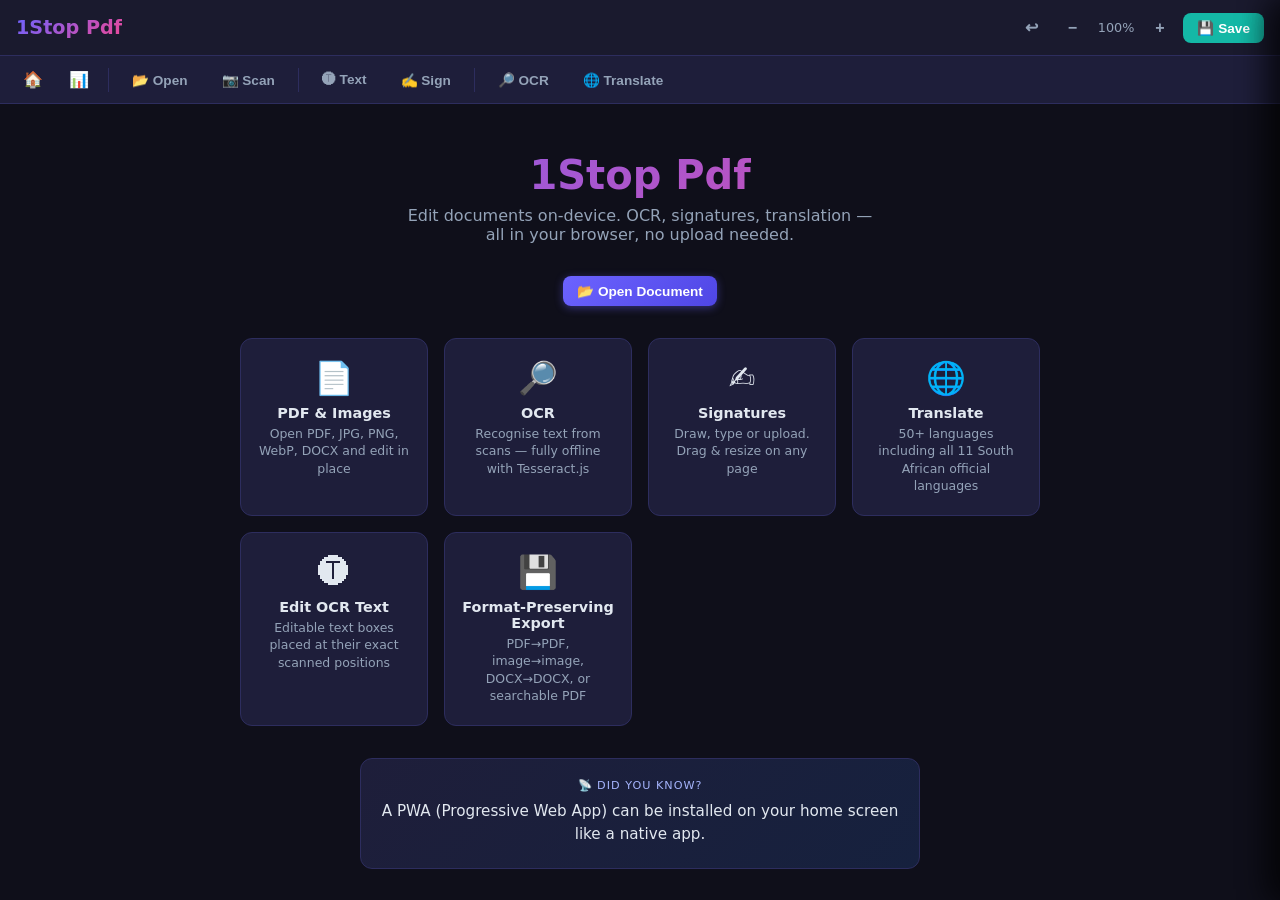
<file: 1StopPdf/index.html>
<!DOCTYPE html>
<html lang="en">
<head>
<meta charset="UTF-8">
<meta name="viewport" content="width=device-width, initial-scale=1.0, maximum-scale=5.0">
<meta name="theme-color" content="#6c63ff">
<meta name="description" content="On-device document editor with OCR, translation and signatures">
<title>1Stop Pdf</title>
<link rel="manifest" href="./manifest.json">
<link rel="stylesheet" href="./styles.css">
</head>
<body>
<div class="app-shell">

  <!-- HEADER -->
  <header class="header">
    <span class="header-logo">1Stop Pdf</span>
    <div class="header-actions">
      <button class="btn btn-ghost btn-icon" id="btn-undo" title="Undo (Ctrl+Z)">↩</button>
      <button class="btn btn-ghost btn-icon" id="btn-zoom-out" title="Zoom out">−</button>
      <span class="zoom-label" id="zoom-label">100%</span>
      <button class="btn btn-ghost btn-icon" id="btn-zoom-in" title="Zoom in">+</button>
      <button class="btn btn-primary btn-icon" id="btn-install" title="Install app" style="display:none">⬇ Install</button>
      <button class="btn btn-success" id="btn-save" title="Save / Export (Ctrl+S)">💾 Save</button>
    </div>
  </header>

  <!-- TOOLBAR -->
  <div class="toolbar">
    <button class="btn btn-ghost btn-icon" id="tb-home" title="Home" data-tab="home">🏠</button>
    <button class="btn btn-ghost btn-icon" id="tb-dashboard" title="Dashboard" data-tab="dashboard">📊</button>
    <div class="toolbar-sep"></div>
    <button class="btn btn-ghost" id="tb-open" title="Open file">📂 Open</button>
    <button class="btn btn-ghost" id="tb-scan" title="Scan with camera">📷 Scan</button>
    <div class="toolbar-sep"></div>
    <button class="btn btn-ghost" id="tb-text" title="Add text box">🅣 Text</button>
    <button class="btn btn-ghost" id="tb-sign" title="Signatures" data-panel="sign">✍️ Sign</button>
    <div class="toolbar-sep"></div>
    <button class="btn btn-ghost" id="tb-ocr" title="Run OCR" data-panel="ocr">🔎 OCR</button>
    <button class="btn btn-ghost" id="tb-translate" title="Translate" data-panel="translate">🌐 Translate</button>
  </div>

  <!-- MAIN -->
  <div class="main">

    <!-- SIDEBAR -->
    <aside class="sidebar" id="sidebar">
      <div class="sidebar-tabs">
        <div class="sidebar-tab active" data-stab="pages">Pages</div>
        <div class="sidebar-tab" data-stab="layers">Layers</div>
      </div>
      <div class="sidebar-content" id="sidebar-content"></div>
    </aside>

    <!-- HOME TAB -->
    <div class="tab-content home-tab active" id="tab-home">
      <div class="home-hero">
        <h1>1Stop Pdf</h1>
        <p>Edit documents on-device. OCR, signatures, translation — all in your browser, no upload needed.</p>
        <button class="btn btn-primary" style="margin-bottom:32px" onclick="document.getElementById('file-input').click()">📂 Open Document</button>
        <div class="features-grid">
          <div class="feature-card"><div class="feature-icon">📄</div><div class="feature-title">PDF & Images</div><div class="feature-desc">Open PDF, JPG, PNG, WebP, DOCX and edit in place</div></div>
          <div class="feature-card"><div class="feature-icon">🔎</div><div class="feature-title">OCR</div><div class="feature-desc">Recognise text from scans — fully offline with Tesseract.js</div></div>
          <div class="feature-card"><div class="feature-icon">✍️</div><div class="feature-title">Signatures</div><div class="feature-desc">Draw, type or upload. Drag & resize on any page</div></div>
          <div class="feature-card"><div class="feature-icon">🌐</div><div class="feature-title">Translate</div><div class="feature-desc">50+ languages including all 11 South African official languages</div></div>
          <div class="feature-card"><div class="feature-icon">🅣</div><div class="feature-title">Edit OCR Text</div><div class="feature-desc">Editable text boxes placed at their exact scanned positions</div></div>
          <div class="feature-card"><div class="feature-icon">💾</div><div class="feature-title">Format-Preserving Export</div><div class="feature-desc">PDF→PDF, image→image, DOCX→DOCX, or searchable PDF</div></div>
        </div>
        <div class="facts-card">
          <div class="fact-label">📡 Did you know?</div>
          <div class="fact-text" id="fact-text">Loading a fact…</div>
        </div>
      </div>
    </div>

    <!-- DASHBOARD TAB -->
    <div class="tab-content dashboard-tab" id="tab-dashboard">
      <h2 style="margin-bottom:20px">📊 Dashboard</h2>
      <div class="stat-grid">
        <div class="stat-card"><div class="stat-value" id="stat-docs">0</div><div class="stat-label">Documents opened</div></div>
        <div class="stat-card"><div class="stat-value" id="stat-ocr">0</div><div class="stat-label">OCR runs</div></div>
        <div class="stat-card"><div class="stat-value" id="stat-sigs">0</div><div class="stat-label">Signatures placed</div></div>
        <div class="stat-card"><div class="stat-value" id="stat-saves">0</div><div class="stat-label">Documents saved</div></div>
        <div class="stat-card"><div class="stat-value" id="stat-translates">0</div><div class="stat-label">Translations</div></div>
      </div>
      <button class="btn btn-danger" id="btn-reset-stats" style="margin-top:8px">Reset Stats</button>
    </div>

    <!-- DOCUMENT TAB -->
    <div class="tab-content" id="tab-doc">
      <div class="canvas-area" id="canvas-area">
        <div id="no-doc" style="text-align:center;padding:60px 20px;color:var(--text-dim)">
          <div style="font-size:3rem;margin-bottom:12px">📂</div>
          <p>Open a document to get started</p>
          <label class="drop-zone" for="file-input" id="drop-zone">
            <div class="drop-zone-icon">⬆️</div>
            <p>Click or drag & drop a PDF, image, or Word file here</p>
          </label>
        </div>
        <div class="canvas-wrap" id="canvas-wrap" style="display:none">
          <canvas id="main-canvas"></canvas>
          <div class="overlay-container" id="overlay"></div>
        </div>
      </div>
    </div>

  </div><!-- /main -->
</div><!-- /app-shell -->

<!-- HIDDEN FILE INPUT -->
<input type="file" id="file-input" accept=".pdf,.jpg,.jpeg,.png,.webp,.bmp,.docx,image/*" style="display:none">
<input type="file" id="cam-input" accept="image/*" capture="environment" style="display:none">

<!-- PROGRESS -->
<div class="progress-bar" id="progress"></div>

<!-- TOASTS -->
<div id="toast-container"></div>

<!-- ===== SIGN PANEL ===== -->
<div class="panel" id="panel-sign">
  <div class="panel-header">
    <span class="panel-title">✍️ Signature</span>
    <button class="btn btn-ghost btn-icon" data-close-panel="sign">✕</button>
  </div>
  <div class="panel-body">
    <div class="form-row">
      <label>Mode</label>
      <div style="display:flex;gap:6px">
        <button class="btn btn-secondary" id="sig-mode-draw" onclick="setSigMode('draw')">✏️ Draw</button>
        <button class="btn btn-secondary" id="sig-mode-type" onclick="setSigMode('type')">🅣 Type</button>
        <button class="btn btn-secondary" id="sig-mode-upload" onclick="setSigMode('upload')">⬆️ Upload</button>
      </div>
    </div>
    <div id="sig-draw-area">
      <canvas id="sig-canvas"></canvas>
      <div style="display:flex;gap:8px;margin-top:8px">
        <button class="btn btn-ghost" id="btn-sig-clear">🗑 Clear</button>
        <select id="sig-color" style="width:auto;flex:1">
          <option value="#1a1a2e">Dark Blue</option>
          <option value="#000000">Black</option>
          <option value="#1d4ed8">Blue</option>
          <option value="#dc2626">Red</option>
        </select>
      </div>
    </div>
    <div id="sig-type-area" style="display:none">
      <div class="form-row">
        <label>Your name / initials</label>
        <input type="text" id="sig-type-text" placeholder="e.g. John Smith">
      </div>
      <div class="form-row">
        <label>Font</label>
        <select id="sig-type-font">
          <option value="'Dancing Script',cursive">Dancing Script</option>
          <option value="'Great Vibes',cursive">Great Vibes</option>
          <option value="Georgia,serif">Georgia</option>
          <option value="'Brush Script MT',cursive">Brush Script</option>
        </select>
      </div>
    </div>
    <div id="sig-upload-area" style="display:none">
      <label class="drop-zone" for="sig-file" style="padding:24px">
        <div class="drop-zone-icon">🖼</div>
        <p>Click to upload signature image (PNG with transparency recommended)</p>
      </label>
      <input type="file" id="sig-file" accept="image/*" style="display:none">
    </div>
  </div>
  <div class="panel-footer">
    <button class="btn btn-primary" id="btn-place-sig">Place on Document</button>
  </div>
</div>

<!-- ===== OCR PANEL ===== -->
<div class="panel" id="panel-ocr">
  <div class="panel-header">
    <span class="panel-title">🔎 OCR</span>
    <button class="btn btn-ghost btn-icon" data-close-panel="ocr">✕</button>
  </div>
  <div class="panel-body">
    <div class="form-row">
      <label>Language</label>
      <select id="ocr-lang">
        <option value="eng">English</option>
        <option value="afr">Afrikaans</option>
        <option value="zul">Zulu (isiZulu)</option>
        <option value="xho">Xhosa (isiXhosa)</option>
        <option value="sot">Sesotho</option>
        <option value="nso">Sepedi (Sesotho sa Leboa)</option>
        <option value="tsn">Setswana</option>
        <option value="tso">Xitsonga</option>
        <option value="ssw">siSwati</option>
        <option value="nbl">isiNdebele</option>
        <option value="ven">Tshivenda</option>
        <option value="fra">French</option>
        <option value="deu">German</option>
        <option value="spa">Spanish</option>
        <option value="por">Portuguese</option>
        <option value="ita">Italian</option>
        <option value="nld">Dutch</option>
        <option value="rus">Russian</option>
        <option value="chi_sim">Chinese (Simplified)</option>
        <option value="jpn">Japanese</option>
        <option value="ara">Arabic</option>
        <option value="hin">Hindi</option>
      </select>
    </div>
    <div style="display:flex;gap:8px;margin-bottom:12px">
      <button class="btn btn-primary" id="btn-run-ocr" style="flex:1">🔎 Run OCR</button>
      <button class="btn btn-secondary" id="btn-ocr-edit" style="flex:1">✏️ Edit in place</button>
    </div>
    <div class="ocr-text" id="ocr-output" style="display:none"></div>
    <div style="display:flex;gap:8px;margin-top:8px" id="ocr-actions" style="display:none">
      <button class="btn btn-secondary" id="btn-ocr-copy">📋 Copy</button>
      <button class="btn btn-secondary" id="btn-ocr-searchable">📄 Searchable PDF</button>
      <button class="btn btn-secondary" id="btn-ocr-translate">🌐 Translate</button>
    </div>
  </div>
</div>

<!-- ===== TRANSLATE PANEL ===== -->
<div class="panel" id="panel-translate">
  <div class="panel-header">
    <span class="panel-title">🌐 Translate</span>
    <button class="btn btn-ghost btn-icon" data-close-panel="translate">✕</button>
  </div>
  <div class="panel-body">
    <div class="lang-row">
      <select id="tr-from">
        <option value="auto">Auto-detect</option>
        <option value="en">English</option>
        <option value="af">Afrikaans</option>
        <option value="zu">Zulu</option>
        <option value="xh">Xhosa</option>
        <option value="st">Sesotho</option>
        <option value="nso">Sepedi</option>
        <option value="tn">Setswana</option>
        <option value="ts">Xitsonga</option>
        <option value="ss">siSwati</option>
        <option value="nr">isiNdebele</option>
        <option value="ve">Tshivenda</option>
        <option value="fr">French</option>
        <option value="de">German</option>
        <option value="es">Spanish</option>
        <option value="pt">Portuguese</option>
        <option value="it">Italian</option>
        <option value="nl">Dutch</option>
        <option value="ru">Russian</option>
        <option value="zh">Chinese</option>
        <option value="ja">Japanese</option>
        <option value="ar">Arabic</option>
        <option value="hi">Hindi</option>
        <option value="sw">Swahili</option>
        <option value="tr">Turkish</option>
        <option value="pl">Polish</option>
        <option value="uk">Ukrainian</option>
        <option value="ko">Korean</option>
      </select>
      <button class="swap-btn" id="btn-lang-swap">⇅</button>
      <select id="tr-to">
        <option value="en">English</option>
        <option value="af">Afrikaans</option>
        <option value="zu">Zulu</option>
        <option value="xh">Xhosa</option>
        <option value="st">Sesotho</option>
        <option value="nso">Sepedi</option>
        <option value="tn">Setswana</option>
        <option value="ts">Xitsonga</option>
        <option value="ss">siSwati</option>
        <option value="nr">isiNdebele</option>
        <option value="ve">Tshivenda</option>
        <option value="fr">French</option>
        <option value="de">German</option>
        <option value="es">Spanish</option>
        <option value="pt">Portuguese</option>
        <option value="it">Italian</option>
        <option value="nl">Dutch</option>
        <option value="ru">Russian</option>
        <option value="zh">Chinese</option>
        <option value="ja">Japanese</option>
        <option value="ar">Arabic</option>
        <option value="hi">Hindi</option>
        <option value="sw">Swahili</option>
        <option value="tr">Turkish</option>
        <option value="pl">Polish</option>
        <option value="uk">Ukrainian</option>
        <option value="ko">Korean</option>
      </select>
    </div>
    <div class="form-row">
      <label>Source text</label>
      <textarea id="tr-input" rows="6" placeholder="Paste or type text to translate…"></textarea>
    </div>
    <button class="btn btn-primary" id="btn-translate" style="width:100%;margin-bottom:12px">🌐 Translate</button>
    <div class="form-row">
      <label>Translation</label>
      <textarea id="tr-output" rows="6" readonly placeholder="Translation will appear here…"></textarea>
    </div>
    <button class="btn btn-secondary" id="btn-tr-copy">📋 Copy translation</button>
  </div>
</div>

<!-- PANEL BACKDROP -->
<div id="panel-backdrop" style="position:fixed;inset:0;background:rgba(0,0,0,0.5);z-index:199;display:none"></div>

<!-- GOOGLE FONTS FOR SIGNATURES -->
<link rel="preconnect" href="https://fonts.googleapis.com">
<link href="https://fonts.googleapis.com/css2?family=Dancing+Script:wght@700&family=Great+Vibes&display=swap" rel="stylesheet">

<script src="./app.js"></script>
</body>
</html>
</file>
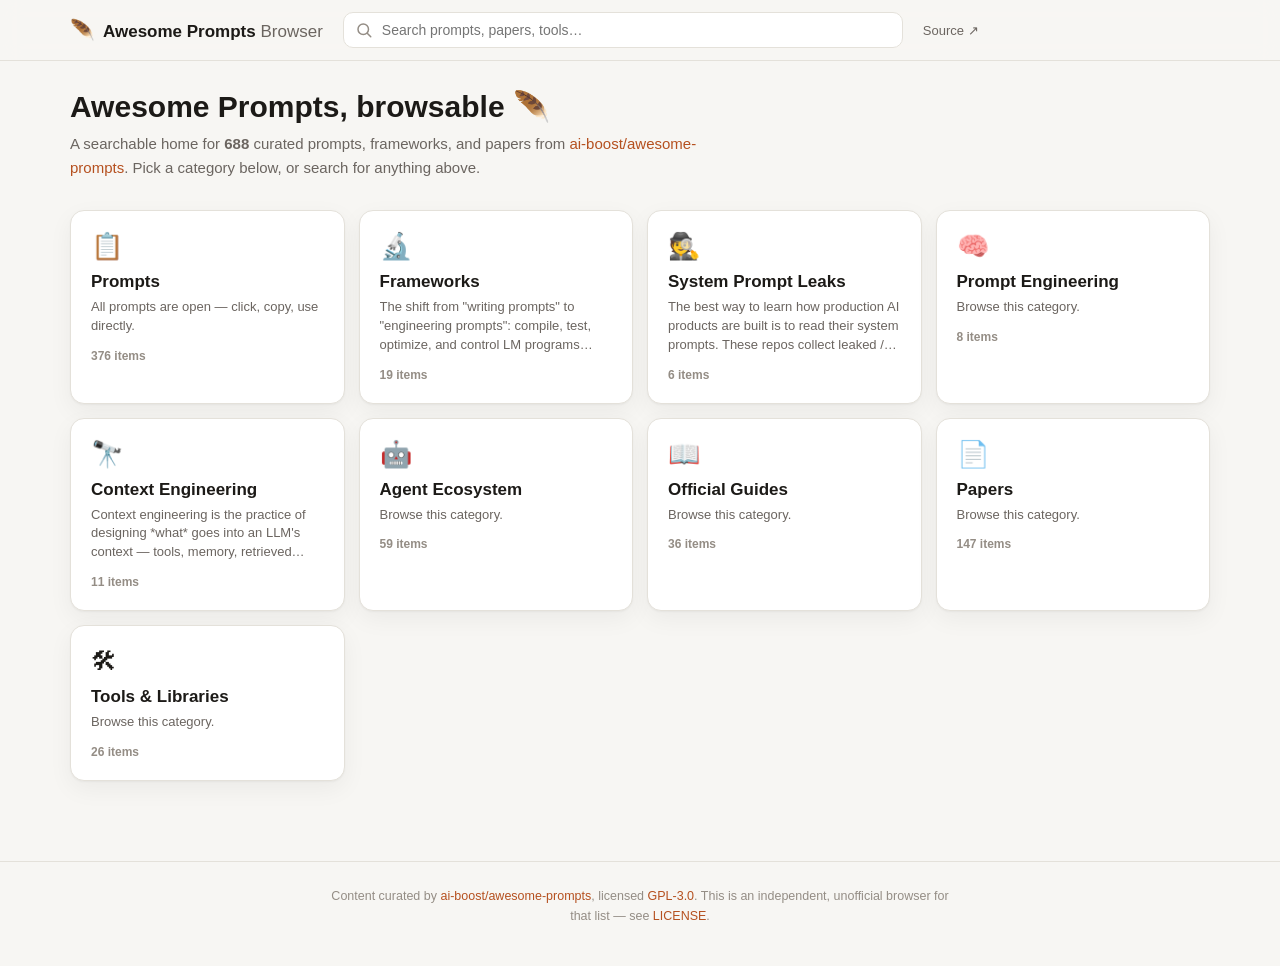
<file: awesome-prompts-browser/index.html>
<!doctype html>
<html lang="en">
<head>
  <meta charset="utf-8">
  <meta name="viewport" content="width=device-width, initial-scale=1">
  <title>Awesome Prompts Browser</title>
  <meta name="description" content="A searchable browser for the ai-boost/awesome-prompts curated list of prompts, frameworks, and papers.">
  <link rel="icon" href="data:image/svg+xml,<svg xmlns=%22http://www.w3.org/2000/svg%22 viewBox=%220 0 100 100%22><text y=%22.9em%22 font-size=%2290%22>🪶</text></svg>">
  <link rel="stylesheet" href="styles.css">
</head>
<body>
  <header class="topbar">
    <div class="topbar-inner">
      <a href="#/" class="brand">
        <span class="brand-mark">🪶</span>
        <span class="brand-text">Awesome Prompts <span class="brand-sub">Browser</span></span>
      </a>
      <div class="search-wrap">
        <svg class="search-icon" viewBox="0 0 24 24" width="18" height="18" aria-hidden="true">
          <circle cx="11" cy="11" r="7" fill="none" stroke="currentColor" stroke-width="2"/>
          <line x1="21" y1="21" x2="16.65" y2="16.65" stroke="currentColor" stroke-width="2" stroke-linecap="round"/>
        </svg>
        <input id="search-input" type="search" placeholder="Search prompts, papers, tools…" autocomplete="off" aria-label="Search">
      </div>
      <a class="source-link" href="https://github.com/ai-boost/awesome-prompts" target="_blank" rel="noopener noreferrer">Source ↗</a>
    </div>
  </header>

  <main id="app" class="app"></main>

  <footer class="site-footer">
    <p>
      Content curated by <a href="https://github.com/ai-boost/awesome-prompts" target="_blank" rel="noopener noreferrer">ai-boost/awesome-prompts</a>,
      licensed <a href="https://github.com/ai-boost/awesome-prompts/blob/main/LICENSE" target="_blank" rel="noopener noreferrer">GPL-3.0</a>.
      This is an independent, unofficial browser for that list — see <a href="LICENSE" target="_blank" rel="noopener noreferrer">LICENSE</a>.
    </p>
  </footer>

  <div id="modal-root"></div>

  <script src="app.js"></script>
</body>
</html>
</file>
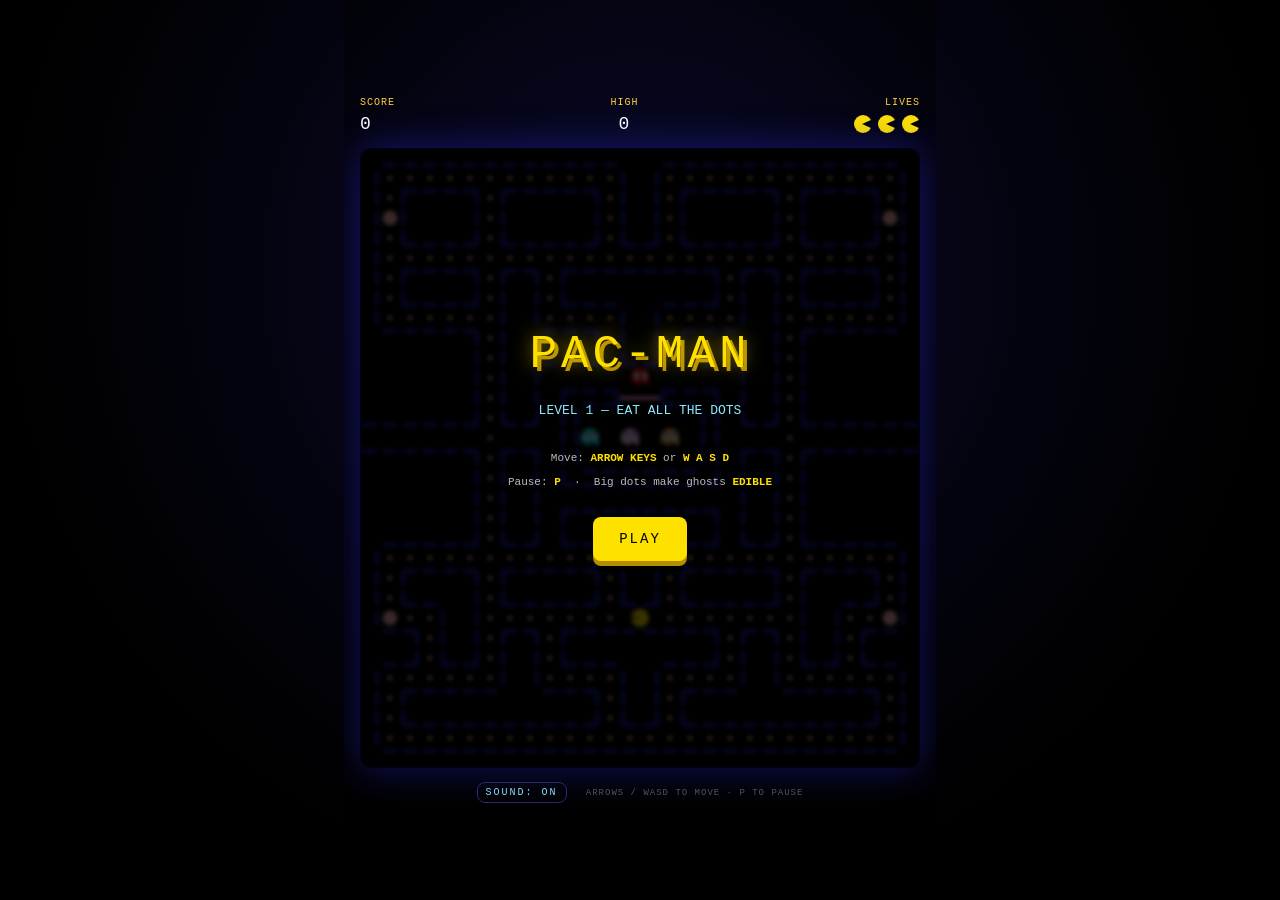
<file: pacman/index.html>
<!DOCTYPE html>
<html lang="en">
<head>
<meta charset="UTF-8" />
<meta name="viewport" content="width=device-width, initial-scale=1.0" />
<title>PAC-MAN — Level 1</title>
<style>
  :root {
    --bg: #000;
    --wall: #2121de;
    --wall-glow: #4646ff;
    --pellet: #ffb8ae;
    --pac: #ffe100;
    --text: #ffffff;
  }
  * { box-sizing: border-box; margin: 0; padding: 0; }
  html, body {
    height: 100%;
    background: radial-gradient(circle at 50% 30%, #0a0a2a 0%, #000 70%);
    color: var(--text);
    font-family: "Press Start 2P", "Courier New", monospace;
    display: flex;
    align-items: center;
    justify-content: center;
    overflow: hidden;
    user-select: none;
    -webkit-user-select: none;
  }
  #stage {
    display: flex;
    flex-direction: column;
    align-items: center;
    gap: 14px;
    padding: 16px;
  }
  #hud {
    width: 100%;
    max-width: 560px;
    display: flex;
    justify-content: space-between;
    align-items: flex-end;
    font-size: 14px;
    letter-spacing: 1px;
    text-transform: uppercase;
  }
  #hud .col { display: flex; flex-direction: column; gap: 6px; }
  #hud .label { color: #ffcf3f; font-size: 10px; }
  #hud .val { font-size: 18px; }
  #lives { display: flex; gap: 6px; height: 20px; align-items: center; }
  .life {
    width: 18px; height: 18px; border-radius: 50%;
    background: var(--pac);
    clip-path: polygon(100% 25%, 45% 50%, 100% 75%, 100% 100%, 0 100%, 0 0, 100% 0);
  }
  #wrap {
    position: relative;
    border-radius: 10px;
    box-shadow: 0 0 40px rgba(40,40,220,0.45), inset 0 0 0 2px #11114a;
    background: #000;
    line-height: 0;
  }
  canvas { display: block; border-radius: 10px; }
  #overlay {
    position: absolute; inset: 0;
    display: flex; flex-direction: column;
    align-items: center; justify-content: center;
    gap: 22px;
    text-align: center;
    background: rgba(0,0,0,0.78);
    border-radius: 10px;
    backdrop-filter: blur(2px);
    padding: 20px;
  }
  #overlay.hidden { display: none; }
  #title {
    font-size: 46px;
    color: var(--pac);
    text-shadow: 0 0 18px rgba(255,225,0,0.6), 4px 4px 0 #b58e00;
    letter-spacing: 4px;
  }
  #subtitle { font-size: 13px; color: #8be9fd; line-height: 1.9; }
  .keys { font-size: 11px; color: #bbb; line-height: 2.2; }
  .keys b { color: var(--pac); }
  button {
    font-family: inherit;
    font-size: 14px;
    color: #000;
    background: var(--pac);
    border: none;
    padding: 14px 26px;
    border-radius: 8px;
    cursor: pointer;
    letter-spacing: 2px;
    box-shadow: 0 5px 0 #b58e00;
    transition: transform .06s ease, box-shadow .06s ease;
  }
  button:hover { filter: brightness(1.08); }
  button:active { transform: translateY(4px); box-shadow: 0 1px 0 #b58e00; }
  #msg { font-size: 26px; letter-spacing: 3px; }
  #msg.win { color: #50fa7b; text-shadow: 0 0 16px rgba(80,250,123,.6); }
  #msg.lose { color: #ff5555; text-shadow: 0 0 16px rgba(255,85,85,.6); }
  .blink { animation: blink 1s steps(2, start) infinite; }
  @keyframes blink { to { visibility: hidden; } }
  #foot { font-size: 9px; color: #555; letter-spacing: 1px; }
  #sound-toggle {
    background: none; box-shadow: none; color: #8be9fd;
    font-size: 10px; padding: 4px 8px; border: 1px solid #2a2a6a;
  }
  #sound-toggle:active { transform: none; }
</style>
</head>
<body>
  <div id="stage">
    <div id="hud">
      <div class="col">
        <span class="label">Score</span>
        <span class="val" id="score">0</span>
      </div>
      <div class="col" style="align-items:center">
        <span class="label">High</span>
        <span class="val" id="high">0</span>
      </div>
      <div class="col" style="align-items:flex-end">
        <span class="label">Lives</span>
        <div id="lives"></div>
      </div>
    </div>

    <div id="wrap">
      <canvas id="game"></canvas>
      <div id="overlay">
        <div id="title">PAC-MAN</div>
        <div id="msg" class="hidden"></div>
        <div id="subtitle">LEVEL 1 &mdash; EAT ALL THE DOTS</div>
        <div class="keys">
          Move: <b>ARROW KEYS</b> or <b>W A S D</b><br/>
          Pause: <b>P</b> &nbsp;&middot;&nbsp; Big dots make ghosts <b>EDIBLE</b>
        </div>
        <button id="start-btn">PLAY</button>
      </div>
    </div>

    <div id="foot">
      <button id="sound-toggle">SOUND: ON</button>
      &nbsp; ARROWS / WASD TO MOVE &middot; P TO PAUSE
    </div>
  </div>

<script>
"use strict";
/* =========================================================================
   PAC-MAN — Level 1
   A self-contained HTML5 canvas game: classic maze, four ghosts with
   distinct AI (scatter / chase / frightened), power pellets, fruit bonus,
   animated sprites, and procedural Web Audio sound. No external assets.
   ========================================================================= */

// ---- Maze legend ----------------------------------------------------------
//  # = wall      . = pellet      o = power pellet     ' ' = empty path
//  - = ghost-house door          T = tunnel path (no pellet)
//  The grid is 28 columns x 31 rows (the classic Pac-Man footprint).
const MAZE = [
  "############################",
  "#............##............#",
  "#.####.#####.##.#####.####.#",
  "#o####.#####.##.#####.####o#",
  "#.####.#####.##.#####.####.#",
  "#..........................#",
  "#.####.##.########.##.####.#",
  "#.####.##.########.##.####.#",
  "#......##....##....##......#",
  "######.##### ## #####.######",
  "######.##### ## #####.######",
  "######.##          ##.######",
  "######.## ###--### ##.######",
  "######.## #      # ##.######",
  "TTTTTT.   #      #   .TTTTTT",
  "######.## #      # ##.######",
  "######.## ######## ##.######",
  "######.##          ##.######",
  "######.## ######## ##.######",
  "######.## ######## ##.######",
  "#............##............#",
  "#.####.#####.##.#####.####.#",
  "#.####.#####.##.#####.####.#",
  "#o..##.......  .......##..o#",
  "###.##.##.########.##.##.###",
  "###.##.##.########.##.##.###",
  "#......##....##....##......#",
  "#.##########.##.##########.#",
  "#.##########.##.##########.#",
  "#..........................#",
  "############################",
];

const COLS = 28;
const ROWS = 31;
const TILE = 20;                 // pixel size of one maze tile
const W = COLS * TILE;           // 560
const H = ROWS * TILE;           // 620

// ---- Canvas setup ---------------------------------------------------------
const canvas = document.getElementById("game");
const ctx = canvas.getContext("2d");
const DPR = Math.min(window.devicePixelRatio || 1, 2);
canvas.width = W * DPR;
canvas.height = H * DPR;
canvas.style.width = W + "px";
canvas.style.height = H + "px";
ctx.scale(DPR, DPR);

// ---- DOM refs -------------------------------------------------------------
const scoreEl = document.getElementById("score");
const highEl  = document.getElementById("high");
const livesEl = document.getElementById("lives");
const overlay = document.getElementById("overlay");
const titleEl = document.getElementById("title");
const subtitleEl = document.getElementById("subtitle");
const msgEl   = document.getElementById("msg");
const startBtn = document.getElementById("start-btn");
const soundToggle = document.getElementById("sound-toggle");

// =========================================================================
//  SOUND — procedural blips via Web Audio (no audio files needed)
// =========================================================================
const Sound = (() => {
  let ctxA = null;
  let enabled = true;
  function ensure() {
    if (!ctxA) {
      try { ctxA = new (window.AudioContext || window.webkitAudioContext)(); }
      catch (e) { enabled = false; }
    }
    if (ctxA && ctxA.state === "suspended") ctxA.resume();
  }
  function blip(freq, dur, type = "square", vol = 0.12) {
    if (!enabled || !ctxA) return;
    const t = ctxA.currentTime;
    const osc = ctxA.createOscillator();
    const gain = ctxA.createGain();
    osc.type = type;
    osc.frequency.setValueAtTime(freq, t);
    gain.gain.setValueAtTime(vol, t);
    gain.gain.exponentialRampToValueAtTime(0.0001, t + dur);
    osc.connect(gain).connect(ctxA.destination);
    osc.start(t);
    osc.stop(t + dur);
  }
  function slide(f1, f2, dur, type = "sawtooth", vol = 0.14) {
    if (!enabled || !ctxA) return;
    const t = ctxA.currentTime;
    const osc = ctxA.createOscillator();
    const gain = ctxA.createGain();
    osc.type = type;
    osc.frequency.setValueAtTime(f1, t);
    osc.frequency.exponentialRampToValueAtTime(f2, t + dur);
    gain.gain.setValueAtTime(vol, t);
    gain.gain.exponentialRampToValueAtTime(0.0001, t + dur);
    osc.connect(gain).connect(ctxA.destination);
    osc.start(t);
    osc.stop(t + dur);
  }
  let chompFlip = false;
  return {
    init: ensure,
    setEnabled(v) { enabled = v; if (v) ensure(); },
    isEnabled: () => enabled,
    chomp() { chompFlip = !chompFlip; blip(chompFlip ? 320 : 220, 0.05, "square", 0.08); },
    pellet() { blip(660, 0.04, "square", 0.06); },
    power() { slide(160, 480, 0.4, "sawtooth", 0.12); },
    eatGhost() { slide(300, 900, 0.25, "square", 0.15); },
    death() { slide(500, 60, 0.9, "sawtooth", 0.18); },
    fruit() { blip(880, 0.08, "triangle", 0.14); setTimeout(() => blip(1180, 0.1, "triangle", 0.14), 90); },
    win() {
      const notes = [523, 659, 784, 1046];
      notes.forEach((f, i) => setTimeout(() => blip(f, 0.18, "triangle", 0.16), i * 140));
    },
    start() {
      const notes = [392, 523, 659, 784];
      notes.forEach((f, i) => setTimeout(() => blip(f, 0.12, "square", 0.12), i * 110));
    },
  };
})();

// =========================================================================
//  GAME STATE
// =========================================================================
const DIR = {
  none:  { x: 0,  y: 0 },
  left:  { x: -1, y: 0 },
  right: { x: 1,  y: 0 },
  up:    { x: 0,  y: -1 },
  down:  { x: 0,  y: 1 },
};

let grid;           // 2D array of tile chars, mutated as pellets are eaten
let pelletsLeft;
let score = 0;
let high = Number(localStorage.getItem("pacman_high") || 0);
let lives = 3;
let state = "menu";  // menu | playing | paused | dying | levelclear | gameover
let frightenedTimer = 0;     // ms remaining of frightened mode
let ghostEatChain = 0;       // 200,400,800,1600 within one power pellet
let readyTimer = 0;          // brief "READY!" pause at round start
let fruit = null;            // { tile, value, timer } bonus fruit
let fruitSpawned = 0;        // how many fruit have appeared this round
let animClock = 0;

highEl.textContent = high;

// ---- Helpers --------------------------------------------------------------
function cloneMaze() {
  return MAZE.map(row => row.split(""));
}
function tileAt(col, row) {
  if (row < 0 || row >= ROWS) return "#";
  // horizontal tunnel wrap
  if (col < 0) col = COLS - 1;
  if (col >= COLS) col = 0;
  return grid[row][col];
}
function isWall(col, row) {
  const t = tileAt(col, row);
  return t === "#";
}
function isDoor(col, row) {
  return tileAt(col, row) === "-";
}
function countPellets() {
  let n = 0;
  for (let r = 0; r < ROWS; r++)
    for (let c = 0; c < COLS; c++)
      if (grid[r][c] === "." || grid[r][c] === "o") n++;
  return n;
}

// =========================================================================
//  ENTITIES — Pac-Man and Ghosts move on a pixel grid but snap to tiles
//  for decision-making (classic arcade behaviour).
// =========================================================================
class Entity {
  constructor(col, row, speed) {
    this.startCol = col; this.startRow = row;
    this.speed = speed;
    this.reset();
  }
  reset() {
    this.x = this.startCol * TILE + TILE / 2;
    this.y = this.startRow * TILE + TILE / 2;
    this.dir = "left";
    this.next = "left";
  }
  get col() { return Math.floor(this.x / TILE); }
  get row() { return Math.floor(this.y / TILE); }
  // True when entity is centered on a tile (can change direction)
  atCenter() {
    const cx = this.col * TILE + TILE / 2;
    const cy = this.row * TILE + TILE / 2;
    return Math.abs(this.x - cx) < this.speed && Math.abs(this.y - cy) < this.speed;
  }
  snap() {
    this.x = this.col * TILE + TILE / 2;
    this.y = this.row * TILE + TILE / 2;
  }
}

// ---- Pac-Man --------------------------------------------------------------
class PacMan extends Entity {
  constructor() {
    super(13.5 | 0, 23, 2.0);  // start near bottom-center
    this.startX = 14 * TILE;   // sits between cols 13 and 14
    this.mouth = 0;
    this.dead = false;
    this.deathTime = 0;
  }
  reset() {
    super.reset();
    this.x = 14 * TILE;
    this.y = 23 * TILE + TILE / 2;
    this.dir = "left";
    this.next = "left";
    this.dead = false;
    this.deathTime = 0;
  }
  canGo(dir) {
    const d = DIR[dir];
    const nc = this.col + d.x;
    const nr = this.row + d.y;
    return !isWall(nc, nr) && !isDoor(nc, nr);
  }
  update(dt) {
    if (this.dead) { this.deathTime += dt; return; }

    // Try to turn toward queued direction when aligned to a tile center
    if (this.atCenter()) {
      this.snap();
      if (this.next !== this.dir && this.canGo(this.next)) {
        this.dir = this.next;
      }
      if (!this.canGo(this.dir)) {
        this.dir = "none"; // hit a wall, stop until a valid turn is queued
      }
    }

    const d = DIR[this.dir];
    this.x += d.x * this.speed;
    this.y += d.y * this.speed;

    // tunnel wrap
    if (this.x < -TILE / 2) this.x = W + TILE / 2;
    if (this.x > W + TILE / 2) this.x = -TILE / 2;

    // mouth animation only while moving
    if (this.dir !== "none") this.mouth = (this.mouth + dt * 0.012) % (Math.PI);

    this.eat();
  }
  eat() {
    const c = this.col, r = this.row;
    const t = grid[r] && grid[r][c];
    if (t === ".") {
      grid[r][c] = " ";
      pelletsLeft--;
      addScore(10);
      Sound.pellet();
      maybeSpawnFruit();
    } else if (t === "o") {
      grid[r][c] = " ";
      pelletsLeft--;
      addScore(50);
      enterFrightened();
      Sound.power();
      maybeSpawnFruit();
    }
    // fruit pickup
    if (fruit && fruit.col === c && fruit.row === r) {
      addScore(fruit.value);
      floatText(fruit.value, fruit.col, fruit.row, "#ffb8ff");
      Sound.fruit();
      fruit = null;
    }
    Sound.chomp();
  }
  draw() {
    const a = this.dead ? this.deathDraw() : null;
    if (a) return;
    const dirAngle = { right: 0, down: Math.PI / 2, left: Math.PI, up: -Math.PI / 2, none: 0 }[this.dir];
    const open = Math.abs(Math.sin(this.mouth)) * 0.32 + 0.04;
    ctx.save();
    ctx.translate(this.x, this.y);
    ctx.rotate(dirAngle);
    ctx.fillStyle = "#ffe100";
    ctx.beginPath();
    ctx.moveTo(0, 0);
    ctx.arc(0, 0, TILE / 2 - 1, open * Math.PI, (2 - open) * Math.PI);
    ctx.closePath();
    ctx.fill();
    ctx.restore();
  }
  deathDraw() {
    // shrinking "wedge" death animation
    const p = Math.min(this.deathTime / 1000, 1);
    const ang = p * Math.PI;
    ctx.save();
    ctx.translate(this.x, this.y);
    ctx.fillStyle = "#ffe100";
    ctx.beginPath();
    ctx.moveTo(0, 0);
    ctx.arc(0, 0, TILE / 2 - 1, -Math.PI / 2 + ang, -Math.PI / 2 - ang + Math.PI * 2, false);
    ctx.closePath();
    if (p < 1) ctx.fill();
    ctx.restore();
    return true;
  }
}

// ---- Ghosts ---------------------------------------------------------------
// Each ghost has a personality via its chase-target rule:
//   Blinky (red)    : targets Pac-Man directly
//   Pinky  (pink)   : targets 4 tiles ahead of Pac-Man
//   Inky   (cyan)   : targets a point mirrored through Blinky
//   Clyde  (orange) : chases when far, flees to corner when close
const GHOST_COLORS = { blinky: "#ff0000", pinky: "#ffb8ff", inky: "#00ffff", clyde: "#ffb852" };
const SCATTER_CORNERS = {
  blinky: { c: COLS - 2, r: -1 },
  pinky:  { c: 1, r: -1 },
  inky:   { c: COLS - 1, r: ROWS },
  clyde:  { c: 0, r: ROWS },
};

class Ghost extends Entity {
  constructor(name, col, row) {
    super(col, row, 1.85);
    this.name = name;
    this.color = GHOST_COLORS[name];
    this.mode = "scatter";     // scatter | chase | frightened | eaten
    this.inHouse = name !== "blinky";
    this.releaseAt = { blinky: 0, pinky: 1200, inky: 5000, clyde: 9000 }[name];
    this.houseTimer = 0;
    this.wiggle = Math.random() * Math.PI;
  }
  reset() {
    super.reset();
    this.mode = "scatter";
    this.inHouse = this.name !== "blinky";
    this.houseTimer = 0;
    this.dir = this.name === "blinky" ? "left" : "up";
    this.next = this.dir;
  }
  target() {
    // Eaten ghosts head back to the house door
    if (this.mode === "eaten") return { c: 13, r: 11 };
    if (this.mode === "scatter") return SCATTER_CORNERS[this.name];

    const pc = pac.col, pr = pac.row;
    const pd = DIR[pac.dir];
    switch (this.name) {
      case "blinky":
        return { c: pc, r: pr };
      case "pinky":
        return { c: pc + pd.x * 4, r: pr + pd.y * 4 };
      case "inky": {
        const ax = pc + pd.x * 2, ay = pr + pd.y * 2;
        const bx = ghosts[0].col, by = ghosts[0].row; // Blinky
        return { c: ax + (ax - bx), r: ay + (ay - by) };
      }
      case "clyde": {
        const dist = Math.hypot(pc - this.col, pr - this.row);
        return dist > 8 ? { c: pc, r: pr } : SCATTER_CORNERS.clyde;
      }
    }
    return { c: pc, r: pr };
  }
  // Choose the direction at an intersection that best approaches the target,
  // never reversing (classic rule) unless forced.
  pickDir() {
    const opposite = { left: "right", right: "left", up: "down", down: "up", none: "none" };
    const tgt = this.target();
    const options = ["up", "left", "down", "right"]; // tie-break priority
    let best = null, bestDist = Infinity;
    for (const dir of options) {
      if (dir === opposite[this.dir]) continue;
      const d = DIR[dir];
      const nc = this.col + d.x, nr = this.row + d.y;
      if (isWall(nc, nr)) continue;
      // Only eaten ghosts may pass back through the house door
      if (isDoor(nc, nr) && this.mode !== "eaten") continue;
      const dist = (nc - tgt.c) ** 2 + (nr - tgt.r) ** 2;
      if (dist < bestDist) { bestDist = dist; best = dir; }
    }
    if (best) this.dir = best;
  }
  pickFrightenedDir() {
    const opposite = { left: "right", right: "left", up: "down", down: "up", none: "none" };
    const options = ["up", "left", "down", "right"].filter(dir => {
      if (dir === opposite[this.dir]) return false;
      const d = DIR[dir];
      const nc = this.col + d.x, nr = this.row + d.y;
      if (isWall(nc, nr)) return false;
      if (isDoor(nc, nr)) return false;
      return true;
    });
    if (options.length) this.dir = options[(Math.random() * options.length) | 0];
  }
  leaveHouse(dt) {
    // Bob up toward the door, then exit
    this.houseTimer += dt;
    const doorX = 13.5 * TILE + TILE / 2 - TILE / 2; // ~ col 13.5
    const targetX = 13 * TILE + TILE;
    // move horizontally to center
    if (Math.abs(this.x - targetX) > 1) {
      this.x += Math.sign(targetX - this.x) * this.speed * 0.7;
    } else {
      this.y -= this.speed * 0.7;
      if (this.y <= 11 * TILE + TILE / 2) {
        this.inHouse = false;
        this.y = 11 * TILE + TILE / 2;
        this.dir = "left";
        this.mode = globalMode;
      }
    }
  }
  update(dt, elapsed) {
    this.wiggle += dt * 0.01;

    // Released from the house on a timer
    if (this.inHouse) {
      if (elapsed >= this.releaseAt) { this.leaveHouse(dt); }
      else {
        // gentle bob inside the house
        this.y += Math.sin(this.wiggle) * 0.4;
      }
      return;
    }

    // Eaten ghosts move fast back home, then revive
    let spd = this.speed;
    if (this.mode === "eaten") spd = this.speed * 2.1;
    else if (this.mode === "frightened") spd = this.speed * 0.6;
    // slow down inside the tunnel rows
    if (this.row === 14) spd *= 0.6;

    if (this.atCenter()) {
      this.snap();
      if (this.mode === "eaten" && this.col === 13 && this.row === 11) {
        // arrived home — revive
        this.mode = globalMode;
        this.inHouse = false;
        this.dir = "up";
      } else if (this.mode === "frightened") {
        this.pickFrightenedDir();
      } else {
        this.pickDir();
      }
    }

    const d = DIR[this.dir];
    this.x += d.x * spd;
    this.y += d.y * spd;

    // tunnel wrap
    if (this.x < -TILE / 2) this.x = W + TILE / 2;
    if (this.x > W + TILE / 2) this.x = -TILE / 2;
  }
  draw() {
    const x = this.x, y = this.y, r = TILE / 2 - 1;
    ctx.save();
    ctx.translate(x, y);

    if (this.mode === "eaten") {
      drawGhostEyes(this.dir);
      ctx.restore();
      return;
    }

    let body = this.color;
    if (this.mode === "frightened") {
      // flash white in the final second
      const flashing = frightenedTimer < 2000 && Math.floor(animClock / 200) % 2 === 0;
      body = flashing ? "#ffffff" : "#2121ff";
    }

    // body — domed top with a wavy skirt
    ctx.fillStyle = body;
    ctx.beginPath();
    ctx.arc(0, -1, r, Math.PI, 0);
    ctx.lineTo(r, r - 2);
    const feet = 4, step = (2 * r) / feet;
    const wob = Math.floor(animClock / 150) % 2 === 0 ? 0 : step / 2;
    for (let i = 0; i < feet; i++) {
      const fx = r - step * i;
      const down = (i % 2 === 0);
      ctx.lineTo(fx - step / 2, r - 2 - (down ? 0 : 4));
      ctx.lineTo(fx - step, r - 2);
    }
    ctx.closePath();
    ctx.fill();

    if (this.mode === "frightened") {
      // scared face
      ctx.fillStyle = "#ffffff";
      ctx.fillRect(-5, -3, 3, 3);
      ctx.fillRect(2, -3, 3, 3);
      ctx.strokeStyle = "#ffb8ae";
      ctx.lineWidth = 1.5;
      ctx.beginPath();
      ctx.moveTo(-6, 6);
      ctx.lineTo(-3, 3); ctx.lineTo(0, 6);
      ctx.lineTo(3, 3); ctx.lineTo(6, 6);
      ctx.stroke();
    } else {
      drawGhostEyes(this.dir);
    }
    ctx.restore();
  }
}

function drawGhostEyes(dir) {
  const look = DIR[dir] || DIR.none;
  const ex = look.x * 2, ey = look.y * 2;
  // whites
  ctx.fillStyle = "#fff";
  ctx.beginPath(); ctx.ellipse(-4, -2, 3, 4, 0, 0, 7); ctx.fill();
  ctx.beginPath(); ctx.ellipse(4, -2, 3, 4, 0, 0, 7); ctx.fill();
  // pupils
  ctx.fillStyle = "#1010cc";
  ctx.beginPath(); ctx.arc(-4 + ex, -2 + ey, 1.6, 0, 7); ctx.fill();
  ctx.beginPath(); ctx.arc(4 + ex, -2 + ey, 1.6, 0, 7); ctx.fill();
}

// =========================================================================
//  GHOST MODE SCHEDULE — alternating scatter/chase waves
// =========================================================================
let globalMode = "scatter";
let modeTimer = 0;
let modePhase = 0;
const MODE_SCHEDULE = [
  { mode: "scatter", t: 7000 },
  { mode: "chase",   t: 20000 },
  { mode: "scatter", t: 7000 },
  { mode: "chase",   t: 20000 },
  { mode: "scatter", t: 5000 },
  { mode: "chase",   t: 20000 },
  { mode: "scatter", t: 5000 },
  { mode: "chase",   t: Infinity },
];

function updateModes(dt) {
  if (frightenedTimer > 0) return; // frozen schedule during fright
  modeTimer += dt;
  const phase = MODE_SCHEDULE[modePhase];
  if (modeTimer >= phase.t) {
    modeTimer = 0;
    modePhase = Math.min(modePhase + 1, MODE_SCHEDULE.length - 1);
    globalMode = MODE_SCHEDULE[modePhase].mode;
    // ghosts reverse direction when the wave flips (classic behaviour)
    for (const g of ghosts) {
      if (!g.inHouse && g.mode !== "eaten" && g.mode !== "frightened") {
        g.mode = globalMode;
        const opp = { left: "right", right: "left", up: "down", down: "up" };
        g.dir = opp[g.dir] || g.dir;
      }
    }
  }
}

function enterFrightened() {
  frightenedTimer = 7000;
  ghostEatChain = 0;
  for (const g of ghosts) {
    if (!g.inHouse && g.mode !== "eaten") {
      g.mode = "frightened";
      const opp = { left: "right", right: "left", up: "down", down: "up" };
      g.dir = opp[g.dir] || g.dir;
    }
  }
}

// =========================================================================
//  FRUIT BONUS
// =========================================================================
function maybeSpawnFruit() {
  const eaten = TOTAL_PELLETS - pelletsLeft;
  if ((eaten === 70 && fruitSpawned === 0) || (eaten === 170 && fruitSpawned === 1)) {
    fruitSpawned++;
    fruit = { col: 13, row: 17, value: 100, timer: 9000 };
  }
}

// =========================================================================
//  FLOATING SCORE TEXT
// =========================================================================
let floats = [];
function floatText(text, col, row, color) {
  floats.push({ text: String(text), x: col * TILE + TILE / 2, y: row * TILE + TILE / 2, life: 900, color });
}

// =========================================================================
//  SCORE / LIVES
// =========================================================================
function addScore(n) {
  score += n;
  scoreEl.textContent = score;
  if (score > high) {
    high = score;
    highEl.textContent = high;
    localStorage.setItem("pacman_high", high);
  }
}
function renderLives() {
  livesEl.innerHTML = "";
  for (let i = 0; i < lives; i++) {
    const d = document.createElement("div");
    d.className = "life";
    livesEl.appendChild(d);
  }
}

// =========================================================================
//  ENTITIES INSTANCES
// =========================================================================
let pac;
let ghosts;
let TOTAL_PELLETS = 0;

let keepGrid = null;

function newGame() {
  score = 0; scoreEl.textContent = 0;
  lives = 3; renderLives();
  fruitSpawned = 0; fruit = null;
  grid = cloneMaze();
  TOTAL_PELLETS = countPellets();
  pelletsLeft = TOTAL_PELLETS;
  spawnEntities();
  globalMode = "scatter"; modeTimer = 0; modePhase = 0;
  frightenedTimer = 0;
  floats = [];
  readyTimer = 2000;
  state = "playing";
  Sound.start();
}

function spawnEntities() {
  pac = new PacMan();
  ghosts = [
    new Ghost("blinky", 13, 11),
    new Ghost("pinky", 13, 14),
    new Ghost("inky", 11, 14),
    new Ghost("clyde", 15, 14),
  ];
  // place blinky just outside the house
  ghosts[0].x = 14 * TILE; ghosts[0].y = 11 * TILE + TILE / 2; ghosts[0].dir = "left";
}

function loseLife() {
  lives--;
  renderLives();
  Sound.death();
  pac.dead = true;
  pac.deathTime = 0;
  state = "dying";
}

function afterDeath() {
  if (lives <= 0) {
    state = "gameover";
    showOverlay("GAME OVER", "lose");
  } else {
    // respawn positions, keep pellets
    keepGrid = grid;
    spawnEntities();
    frightenedTimer = 0;
    globalMode = "scatter"; modeTimer = 0; modePhase = 0;
    fruit = null;
    readyTimer = 1500;
    state = "playing";
  }
}

function levelClear() {
  state = "levelclear";
  Sound.win();
  showOverlay("LEVEL CLEAR!", "win");
}

// =========================================================================
//  COLLISIONS
// =========================================================================
let elapsedRun = 0;  // ms since round/respawn start (drives ghost release)

function checkGhostCollisions() {
  for (const g of ghosts) {
    if (g.inHouse) continue;
    const dist = Math.hypot(g.x - pac.x, g.y - pac.y);
    if (dist < TILE * 0.7) {
      if (g.mode === "frightened") {
        // eat the ghost
        ghostEatChain = Math.min(ghostEatChain + 1, 4);
        const val = 200 * Math.pow(2, ghostEatChain - 1); // 200,400,800,1600
        addScore(val);
        floatText(val, g.col, g.row, "#00ffff");
        g.mode = "eaten";
        Sound.eatGhost();
      } else if (g.mode !== "eaten") {
        loseLife();
        return;
      }
    }
  }
}

// =========================================================================
//  RENDERING — maze
// =========================================================================
function drawMaze() {
  ctx.lineWidth = 2.5;
  for (let r = 0; r < ROWS; r++) {
    for (let c = 0; c < COLS; c++) {
      const t = grid[r][c];
      const x = c * TILE, y = r * TILE;
      if (t === "#") {
        drawWallTile(c, r, x, y);
      } else if (t === "-") {
        ctx.fillStyle = "#ff9ce0";
        ctx.fillRect(x, y + TILE / 2 - 2, TILE, 4);
      } else if (t === ".") {
        ctx.fillStyle = "#ffb8ae";
        ctx.fillRect(x + TILE / 2 - 2, y + TILE / 2 - 2, 4, 4);
      } else if (t === "o") {
        const pulse = 3 + Math.sin(animClock / 150) * 1.5;
        ctx.fillStyle = "#ffb8ae";
        ctx.beginPath();
        ctx.arc(x + TILE / 2, y + TILE / 2, pulse + 3, 0, 7);
        ctx.fill();
      }
    }
  }
}

// Rounded-corner walls drawn by inspecting neighbours, for a clean look
function drawWallTile(c, r, x, y) {
  ctx.strokeStyle = "#2121de";
  ctx.shadowColor = "rgba(70,70,255,0.5)";
  ctx.shadowBlur = 6;
  const up = isWall(c, r - 1), dn = isWall(c, r + 1);
  const lf = isWall(c - 1, r), rt = isWall(c + 1, r);
  const m = 3; // inset
  const x0 = x + m, y0 = y + m, x1 = x + TILE - m, y1 = y + TILE - m;
  ctx.beginPath();
  // draw edges only where there is open space adjacent — creates the thin
  // double-line maze aesthetic of the original.
  if (!up) { ctx.moveTo(x0, y0); ctx.lineTo(x1, y0); }
  if (!dn) { ctx.moveTo(x0, y1); ctx.lineTo(x1, y1); }
  if (!lf) { ctx.moveTo(x0, y0); ctx.lineTo(x0, y1); }
  if (!rt) { ctx.moveTo(x1, y0); ctx.lineTo(x1, y1); }
  // corner joints
  if (!up && !lf) { ctx.moveTo(x0, y0 + 4); ctx.lineTo(x0, y0); ctx.lineTo(x0 + 4, y0); }
  if (!up && !rt) { ctx.moveTo(x1 - 4, y0); ctx.lineTo(x1, y0); ctx.lineTo(x1, y0 + 4); }
  if (!dn && !lf) { ctx.moveTo(x0, y1 - 4); ctx.lineTo(x0, y1); ctx.lineTo(x0 + 4, y1); }
  if (!dn && !rt) { ctx.moveTo(x1 - 4, y1); ctx.lineTo(x1, y1); ctx.lineTo(x1, y1 - 4); }
  ctx.stroke();
  ctx.shadowBlur = 0;
}

function drawFruit() {
  if (!fruit) return;
  const x = fruit.col * TILE + TILE / 2;
  const y = fruit.row * TILE + TILE / 2;
  // cherry
  ctx.fillStyle = "#ff2d2d";
  ctx.beginPath(); ctx.arc(x - 3, y + 3, 4, 0, 7); ctx.fill();
  ctx.beginPath(); ctx.arc(x + 4, y + 4, 4, 0, 7); ctx.fill();
  ctx.strokeStyle = "#2fbf2f"; ctx.lineWidth = 1.5;
  ctx.beginPath();
  ctx.moveTo(x - 3, y); ctx.quadraticCurveTo(x + 4, y - 8, x + 4, y);
  ctx.stroke();
  ctx.strokeStyle = "#2fbf2f";
  ctx.beginPath(); ctx.moveTo(x + 4, y - 7); ctx.lineTo(x + 9, y - 9); ctx.stroke();
}

function drawFloats() {
  ctx.textAlign = "center";
  ctx.font = "bold 12px monospace";
  for (const f of floats) {
    ctx.globalAlpha = Math.max(0, f.life / 900);
    ctx.fillStyle = f.color;
    ctx.fillText(f.text, f.x, f.y);
  }
  ctx.globalAlpha = 1;
  ctx.textAlign = "start";
}

function drawReady() {
  if (readyTimer > 0) {
    ctx.fillStyle = "#ffe100";
    ctx.font = "bold 18px monospace";
    ctx.textAlign = "center";
    ctx.fillText("READY!", W / 2, 17 * TILE + 6);
    ctx.textAlign = "start";
  }
}

// =========================================================================
//  MAIN LOOP
// =========================================================================
let lastTime = 0;
function loop(now) {
  const dt = Math.min(now - lastTime, 50);
  lastTime = now;
  animClock += dt;

  ctx.clearRect(0, 0, W, H);
  drawMaze();
  drawFruit();

  if (state === "playing") {
    if (readyTimer > 0) {
      readyTimer -= dt;
      elapsedRun = 0;
    } else {
      elapsedRun += dt;
      updateModes(dt);

      if (frightenedTimer > 0) {
        frightenedTimer -= dt;
        if (frightenedTimer <= 0) {
          frightenedTimer = 0;
          for (const g of ghosts)
            if (g.mode === "frightened") g.mode = globalMode;
        }
      }

      pac.update(dt);
      for (const g of ghosts) g.update(dt, elapsedRun);
      checkGhostCollisions();

      if (fruit) {
        fruit.timer -= dt;
        if (fruit.timer <= 0) fruit = null;
      }

      if (pelletsLeft <= 0) levelClear();
    }
  } else if (state === "dying") {
    pac.update(dt);
    if (pac.deathTime > 1100) afterDeath();
  }

  // draw entities
  for (const g of ghosts || []) g.draw();
  if (pac) pac.draw();

  // floats
  floats = floats.filter(f => (f.life -= dt) > 0);
  floats.forEach(f => f.y -= dt * 0.02);
  drawFloats();

  drawReady();

  if (state === "paused") {
    ctx.fillStyle = "rgba(0,0,0,0.55)";
    ctx.fillRect(0, 0, W, H);
    ctx.fillStyle = "#fff";
    ctx.font = "bold 24px monospace";
    ctx.textAlign = "center";
    ctx.fillText("PAUSED", W / 2, H / 2);
    ctx.font = "11px monospace";
    ctx.fillStyle = "#8be9fd";
    ctx.fillText("press P to resume", W / 2, H / 2 + 28);
    ctx.textAlign = "start";
  }

  requestAnimationFrame(loop);
}

// =========================================================================
//  OVERLAY / UI
// =========================================================================
function showOverlay(message, cls) {
  overlay.classList.remove("hidden");
  titleEl.style.display = "none";
  subtitleEl.style.display = "none";
  msgEl.textContent = message;
  msgEl.className = cls;
  msgEl.classList.remove("hidden");
  startBtn.textContent = (cls === "win") ? "PLAY AGAIN" : "RETRY";
}
function hideOverlay() {
  overlay.classList.add("hidden");
}

startBtn.addEventListener("click", () => {
  Sound.init();
  hideOverlay();
  newGame();
});

soundToggle.addEventListener("click", () => {
  const on = !Sound.isEnabled();
  Sound.setEnabled(on);
  soundToggle.textContent = "SOUND: " + (on ? "ON" : "OFF");
});

// =========================================================================
//  INPUT
// =========================================================================
const KEYMAP = {
  ArrowLeft: "left", ArrowRight: "right", ArrowUp: "up", ArrowDown: "down",
  a: "left", d: "right", w: "up", s: "down",
  A: "left", D: "right", W: "up", S: "down",
};
window.addEventListener("keydown", (e) => {
  if (KEYMAP[e.key]) {
    e.preventDefault();
    if (pac && state === "playing") pac.next = KEYMAP[e.key];
  }
  if (e.key === "p" || e.key === "P") {
    if (state === "playing") state = "paused";
    else if (state === "paused") state = "playing";
  }
  if ((e.key === "Enter" || e.key === " ") && (state === "menu" || state === "gameover" || state === "levelclear")) {
    Sound.init();
    hideOverlay();
    newGame();
  }
});

// touch / swipe support for trackpads & touchscreens
let touchStart = null;
canvas.addEventListener("touchstart", (e) => {
  touchStart = { x: e.touches[0].clientX, y: e.touches[0].clientY };
}, { passive: true });
canvas.addEventListener("touchmove", (e) => {
  if (!touchStart || !pac) return;
  const dx = e.touches[0].clientX - touchStart.x;
  const dy = e.touches[0].clientY - touchStart.y;
  if (Math.abs(dx) > 24 || Math.abs(dy) > 24) {
    pac.next = Math.abs(dx) > Math.abs(dy) ? (dx > 0 ? "right" : "left") : (dy > 0 ? "down" : "up");
    touchStart = { x: e.touches[0].clientX, y: e.touches[0].clientY };
  }
}, { passive: true });

// =========================================================================
//  BOOT
// =========================================================================
renderLives();
grid = cloneMaze();
spawnEntities();
state = "menu";
requestAnimationFrame(loop);
</script>
</body>
</html>
</file>
<file: 1StopPdf/styles.css>
/* ===== RESET & BASE ===== */
*, *::before, *::after { box-sizing: border-box; margin: 0; padding: 0; }
html { font-size: 16px; scroll-behavior: smooth; }
body {
  font-family: 'Segoe UI', system-ui, sans-serif;
  background: #0f0f1a;
  color: #e2e8f0;
  min-height: 100vh;
  overflow-x: hidden;
}

/* ===== VARIABLES ===== */
:root {
  --purple: #6c63ff;
  --purple-dark: #4f46e5;
  --purple-light: #a5b4fc;
  --pink: #ec4899;
  --teal: #14b8a6;
  --bg: #0f0f1a;
  --bg2: #1a1a2e;
  --bg3: #16213e;
  --surface: #1e1e3a;
  --surface2: #252545;
  --border: #2d2d5e;
  --text: #e2e8f0;
  --text-dim: #94a3b8;
  --radius: 12px;
  --shadow: 0 4px 24px rgba(108,99,255,0.15);
  --transition: 0.2s ease;
}

/* ===== SCROLLBAR ===== */
::-webkit-scrollbar { width: 6px; height: 6px; }
::-webkit-scrollbar-track { background: var(--bg2); }
::-webkit-scrollbar-thumb { background: var(--purple-dark); border-radius: 3px; }

/* ===== LAYOUT ===== */
.app-shell { display: flex; flex-direction: column; height: 100vh; }

/* ===== HEADER ===== */
.header {
  display: flex;
  align-items: center;
  gap: 12px;
  padding: 0 16px;
  height: 56px;
  background: var(--bg2);
  border-bottom: 1px solid var(--border);
  flex-shrink: 0;
  z-index: 100;
}
.header-logo {
  font-size: 1.2rem;
  font-weight: 800;
  background: linear-gradient(135deg, var(--purple), var(--pink));
  -webkit-background-clip: text;
  -webkit-text-fill-color: transparent;
  background-clip: text;
  white-space: nowrap;
}
.header-actions { margin-left: auto; display: flex; gap: 8px; align-items: center; }

/* ===== TOOLBAR ===== */
.toolbar {
  display: flex;
  align-items: center;
  gap: 4px;
  padding: 6px 12px;
  background: var(--surface);
  border-bottom: 1px solid var(--border);
  flex-shrink: 0;
  flex-wrap: wrap;
  overflow-x: auto;
}
.toolbar-sep { width: 1px; height: 24px; background: var(--border); margin: 0 4px; }

/* ===== BUTTONS ===== */
.btn {
  display: inline-flex;
  align-items: center;
  gap: 6px;
  padding: 7px 14px;
  border: none;
  border-radius: 8px;
  cursor: pointer;
  font-size: 0.85rem;
  font-weight: 600;
  transition: all var(--transition);
  white-space: nowrap;
  user-select: none;
}
.btn-icon {
  padding: 7px 10px;
  font-size: 1rem;
}
.btn-primary {
  background: linear-gradient(135deg, var(--purple), var(--purple-dark));
  color: #fff;
  box-shadow: 0 2px 8px rgba(108,99,255,0.4);
}
.btn-primary:hover { filter: brightness(1.15); transform: translateY(-1px); }
.btn-secondary {
  background: var(--surface2);
  color: var(--text);
  border: 1px solid var(--border);
}
.btn-secondary:hover { background: var(--border); }
.btn-ghost {
  background: transparent;
  color: var(--text-dim);
  border: 1px solid transparent;
}
.btn-ghost:hover { background: var(--surface2); color: var(--text); }
.btn-danger { background: #dc2626; color: #fff; }
.btn-danger:hover { background: #b91c1c; }
.btn-success { background: var(--teal); color: #fff; }
.btn-success:hover { filter: brightness(1.1); }
.btn:disabled { opacity: 0.4; pointer-events: none; }

/* ===== MAIN CONTENT ===== */
.main {
  display: flex;
  flex: 1;
  overflow: hidden;
}

/* ===== SIDEBAR ===== */
.sidebar {
  width: 260px;
  min-width: 220px;
  background: var(--bg2);
  border-right: 1px solid var(--border);
  display: flex;
  flex-direction: column;
  overflow: hidden;
  transition: width var(--transition);
}
.sidebar.collapsed { width: 0; min-width: 0; border: none; }
.sidebar-tabs {
  display: flex;
  background: var(--bg3);
  border-bottom: 1px solid var(--border);
}
.sidebar-tab {
  flex: 1;
  padding: 10px 4px;
  text-align: center;
  font-size: 0.75rem;
  cursor: pointer;
  color: var(--text-dim);
  border-bottom: 2px solid transparent;
  transition: all var(--transition);
}
.sidebar-tab.active {
  color: var(--purple-light);
  border-bottom-color: var(--purple);
}
.sidebar-content { flex: 1; overflow-y: auto; padding: 12px; }

/* ===== PAGE THUMBNAILS ===== */
.page-thumb {
  position: relative;
  margin-bottom: 10px;
  border-radius: 6px;
  overflow: hidden;
  border: 2px solid transparent;
  cursor: pointer;
  transition: all var(--transition);
}
.page-thumb:hover { border-color: var(--purple-dark); }
.page-thumb.active { border-color: var(--purple); }
.page-thumb canvas { width: 100%; display: block; }
.page-badge {
  position: absolute;
  bottom: 4px;
  right: 4px;
  background: rgba(0,0,0,0.7);
  color: #fff;
  font-size: 0.65rem;
  padding: 1px 5px;
  border-radius: 4px;
}

/* ===== CANVAS AREA ===== */
.canvas-area {
  flex: 1;
  overflow: auto;
  display: flex;
  flex-direction: column;
  align-items: center;
  padding: 24px;
  background: var(--bg);
  position: relative;
}
.canvas-wrap {
  position: relative;
  box-shadow: 0 8px 40px rgba(0,0,0,0.5);
  border-radius: 4px;
  overflow: hidden;
}
.canvas-wrap canvas { display: block; }

/* ===== OVERLAY ELEMENTS (text boxes, signatures) ===== */
.overlay-container {
  position: absolute;
  top: 0; left: 0;
  pointer-events: none;
}
.overlay-element {
  position: absolute;
  pointer-events: all;
  cursor: move;
  border: 2px dashed transparent;
  transition: border-color var(--transition);
}
.overlay-element:hover, .overlay-element.selected {
  border-color: var(--purple);
}
.overlay-element .resize-handle {
  position: absolute;
  width: 10px; height: 10px;
  background: var(--purple);
  border-radius: 50%;
  bottom: -5px; right: -5px;
  cursor: se-resize;
}
.overlay-element .delete-handle {
  position: absolute;
  top: -10px; right: -10px;
  width: 20px; height: 20px;
  background: #dc2626;
  color: #fff;
  border-radius: 50%;
  display: none;
  align-items: center;
  justify-content: center;
  font-size: 12px;
  cursor: pointer;
  line-height: 1;
}
.overlay-element.selected .delete-handle { display: flex; }

/* ===== PANELS ===== */
.panel {
  position: fixed;
  top: 0; right: 0;
  width: 360px;
  max-width: 100vw;
  height: 100vh;
  background: var(--bg2);
  border-left: 1px solid var(--border);
  z-index: 200;
  display: flex;
  flex-direction: column;
  transform: translateX(100%);
  transition: transform 0.3s cubic-bezier(0.4,0,0.2,1);
  box-shadow: -8px 0 32px rgba(0,0,0,0.4);
}
.panel.open { transform: translateX(0); }
.panel-header {
  display: flex;
  align-items: center;
  justify-content: space-between;
  padding: 16px;
  border-bottom: 1px solid var(--border);
  flex-shrink: 0;
}
.panel-title { font-weight: 700; font-size: 1rem; }
.panel-body { flex: 1; overflow-y: auto; padding: 16px; }
.panel-footer { padding: 12px 16px; border-top: 1px solid var(--border); display: flex; gap: 8px; }

/* ===== FORMS ===== */
label { font-size: 0.8rem; color: var(--text-dim); display: block; margin-bottom: 4px; }
input[type=text], input[type=number], textarea, select {
  width: 100%;
  background: var(--surface);
  border: 1px solid var(--border);
  border-radius: 8px;
  padding: 8px 10px;
  color: var(--text);
  font-size: 0.9rem;
  outline: none;
  transition: border-color var(--transition);
}
input:focus, textarea:focus, select:focus { border-color: var(--purple); }
textarea { resize: vertical; min-height: 80px; }
.form-row { margin-bottom: 12px; }
.form-row-inline { display: flex; gap: 8px; align-items: flex-end; }

/* ===== SIGNATURE CANVAS ===== */
#sig-canvas {
  width: 100%;
  height: 180px;
  background: #fff;
  border-radius: 8px;
  cursor: crosshair;
  touch-action: none;
  display: block;
}

/* ===== OCR OUTPUT ===== */
.ocr-text {
  background: var(--surface);
  border: 1px solid var(--border);
  border-radius: 8px;
  padding: 12px;
  font-family: monospace;
  font-size: 0.85rem;
  line-height: 1.6;
  max-height: 300px;
  overflow-y: auto;
  white-space: pre-wrap;
  word-break: break-word;
}

/* ===== TRANSLATE ===== */
.lang-row { display: flex; align-items: center; gap: 8px; margin-bottom: 10px; }
.lang-row select { flex: 1; }
.swap-btn { flex-shrink: 0; font-size: 1.2rem; cursor: pointer; background: none; border: none; color: var(--purple-light); }

/* ===== PROGRESS / TOAST ===== */
.progress-bar {
  height: 3px;
  background: linear-gradient(90deg, var(--purple), var(--pink));
  width: 0;
  transition: width 0.3s;
  position: fixed;
  top: 0; left: 0;
  z-index: 9999;
}
#toast-container {
  position: fixed;
  bottom: 24px;
  left: 50%;
  transform: translateX(-50%);
  z-index: 9999;
  display: flex;
  flex-direction: column;
  gap: 8px;
  pointer-events: none;
}
.toast {
  background: var(--surface2);
  border: 1px solid var(--border);
  color: var(--text);
  padding: 10px 20px;
  border-radius: 24px;
  font-size: 0.85rem;
  animation: toastIn 0.3s ease, toastOut 0.3s ease 2.5s forwards;
  box-shadow: var(--shadow);
}
.toast.error { border-color: #dc2626; background: #1f0808; }
.toast.success { border-color: var(--teal); }
@keyframes toastIn { from { opacity:0; transform:translateY(12px); } to { opacity:1; transform:translateY(0); } }
@keyframes toastOut { to { opacity:0; transform:translateY(12px); } }

/* ===== HOME TAB ===== */
.home-hero {
  text-align: center;
  padding: 48px 24px 24px;
}
.home-hero h1 {
  font-size: 2.5rem;
  font-weight: 900;
  background: linear-gradient(135deg, var(--purple), var(--pink));
  -webkit-background-clip: text;
  -webkit-text-fill-color: transparent;
  background-clip: text;
  margin-bottom: 8px;
}
.home-hero p { color: var(--text-dim); max-width: 480px; margin: 0 auto 32px; }
.features-grid {
  display: grid;
  grid-template-columns: repeat(auto-fit, minmax(180px, 1fr));
  gap: 16px;
  max-width: 800px;
  margin: 0 auto 32px;
}
.feature-card {
  background: var(--surface);
  border: 1px solid var(--border);
  border-radius: var(--radius);
  padding: 20px 16px;
  text-align: center;
  transition: all var(--transition);
}
.feature-card:hover { border-color: var(--purple); transform: translateY(-2px); }
.feature-icon { font-size: 2rem; margin-bottom: 8px; }
.feature-title { font-weight: 700; margin-bottom: 4px; font-size: 0.9rem; }
.feature-desc { font-size: 0.78rem; color: var(--text-dim); line-height: 1.4; }

/* ===== FACTS CARD ===== */
.facts-card {
  background: linear-gradient(135deg, var(--surface), var(--bg3));
  border: 1px solid var(--border);
  border-radius: var(--radius);
  padding: 20px;
  max-width: 560px;
  margin: 0 auto;
  text-align: center;
}
.facts-card .fact-label { font-size: 0.7rem; text-transform: uppercase; letter-spacing: 1px; color: var(--purple-light); margin-bottom: 8px; }
.facts-card .fact-text { font-size: 0.95rem; line-height: 1.5; min-height: 48px; }

/* ===== DASHBOARD ===== */
.stat-grid {
  display: grid;
  grid-template-columns: repeat(auto-fit, minmax(140px, 1fr));
  gap: 12px;
  margin-bottom: 20px;
}
.stat-card {
  background: var(--surface);
  border: 1px solid var(--border);
  border-radius: var(--radius);
  padding: 16px;
  text-align: center;
}
.stat-value { font-size: 2rem; font-weight: 800; color: var(--purple-light); }
.stat-label { font-size: 0.75rem; color: var(--text-dim); margin-top: 4px; }

/* ===== TAB CONTENT ===== */
.tab-content { display: none; width: 100%; }
.tab-content.active { display: flex; flex-direction: column; flex: 1; }
.tab-content.home-tab { overflow-y: auto; }
.tab-content.dashboard-tab { overflow-y: auto; padding: 24px; }

/* ===== MODAL OVERLAY ===== */
.modal-overlay {
  position: fixed;
  inset: 0;
  background: rgba(0,0,0,0.7);
  z-index: 300;
  display: none;
  align-items: center;
  justify-content: center;
  padding: 16px;
}
.modal-overlay.open { display: flex; }
.modal {
  background: var(--bg2);
  border: 1px solid var(--border);
  border-radius: var(--radius);
  width: 100%;
  max-width: 500px;
  max-height: 90vh;
  display: flex;
  flex-direction: column;
  box-shadow: 0 20px 60px rgba(0,0,0,0.6);
}
.modal-header { display: flex; align-items: center; justify-content: space-between; padding: 16px; border-bottom: 1px solid var(--border); }
.modal-body { flex:1; overflow-y: auto; padding: 16px; }
.modal-footer { padding: 12px 16px; border-top: 1px solid var(--border); display: flex; gap:8px; justify-content: flex-end; }

/* ===== DROP ZONE ===== */
.drop-zone {
  border: 2px dashed var(--border);
  border-radius: var(--radius);
  padding: 40px;
  text-align: center;
  cursor: pointer;
  transition: all var(--transition);
  margin: 16px 0;
}
.drop-zone:hover, .drop-zone.drag-over {
  border-color: var(--purple);
  background: rgba(108,99,255,0.08);
}
.drop-zone-icon { font-size: 2.5rem; margin-bottom: 8px; }
.drop-zone p { color: var(--text-dim); font-size: 0.9rem; }

/* ===== ZOOM CONTROL ===== */
.zoom-control { display: flex; align-items: center; gap: 6px; }
.zoom-label { font-size: 0.8rem; color: var(--text-dim); min-width: 40px; text-align: center; }

/* ===== RESPONSIVE ===== */
@media (max-width: 640px) {
  .sidebar { display: none; }
  .panel { width: 100%; }
  .home-hero h1 { font-size: 1.8rem; }
  .features-grid { grid-template-columns: repeat(2, 1fr); }
  .canvas-area { padding: 12px; }
}
</file>
<file: awesome-prompts-browser/styles.css>
:root {
  --bg: #f7f6f3;
  --bg-elevated: #ffffff;
  --border: #e4e1da;
  --text: #1c1a17;
  --text-muted: #6b6560;
  --text-faint: #948d85;
  --accent: #b5501f;
  --accent-soft: #f2e3d8;
  --code-bg: #f1efe9;
  --shadow: 0 1px 2px rgba(28, 26, 23, 0.04), 0 8px 24px rgba(28, 26, 23, 0.05);
  --radius: 14px;
  --max-width: 1180px;
  color-scheme: light;
}

@media (prefers-color-scheme: dark) {
  :root {
    --bg: #161513;
    --bg-elevated: #201e1b;
    --border: #35322c;
    --text: #ede9e2;
    --text-muted: #a39b90;
    --text-faint: #7a736a;
    --accent: #e0925a;
    --accent-soft: #3a2a1d;
    --code-bg: #1b1a17;
    --shadow: 0 1px 2px rgba(0, 0, 0, 0.2), 0 8px 24px rgba(0, 0, 0, 0.35);
    color-scheme: dark;
  }
}

* { box-sizing: border-box; }

html, body {
  margin: 0;
  padding: 0;
  background: var(--bg);
  color: var(--text);
  font-family: -apple-system, BlinkMacSystemFont, "Segoe UI", Inter, Roboto, Helvetica, Arial, sans-serif;
  -webkit-font-smoothing: antialiased;
}

a { color: var(--accent); text-decoration: none; }
a:hover { text-decoration: underline; }

code {
  font-family: ui-monospace, SFMono-Regular, Menlo, Consolas, monospace;
  background: var(--code-bg);
  padding: 0.1em 0.4em;
  border-radius: 5px;
  font-size: 0.9em;
}

img.badge {
  height: 1.1em;
  vertical-align: middle;
  margin-left: 4px;
}

/* ---------- topbar ---------- */

.topbar {
  position: sticky;
  top: 0;
  z-index: 20;
  background: color-mix(in srgb, var(--bg) 88%, transparent);
  backdrop-filter: blur(10px);
  border-bottom: 1px solid var(--border);
}

.topbar-inner {
  max-width: var(--max-width);
  margin: 0 auto;
  padding: 12px 20px;
  display: flex;
  align-items: center;
  gap: 20px;
}

.brand {
  display: flex;
  align-items: baseline;
  gap: 8px;
  font-weight: 700;
  font-size: 17px;
  color: var(--text);
  flex-shrink: 0;
}
.brand:hover { text-decoration: none; }
.brand-mark { font-size: 20px; }
.brand-sub { font-weight: 500; color: var(--text-muted); }

.search-wrap {
  flex: 1;
  position: relative;
  max-width: 560px;
}
.search-icon {
  position: absolute;
  left: 12px;
  top: 50%;
  transform: translateY(-50%);
  color: var(--text-faint);
  pointer-events: none;
}
#search-input {
  width: 100%;
  padding: 9px 14px 9px 38px;
  border-radius: 10px;
  border: 1px solid var(--border);
  background: var(--bg-elevated);
  color: var(--text);
  font-size: 14px;
}
#search-input:focus {
  outline: 2px solid var(--accent);
  outline-offset: -1px;
}

.source-link {
  flex-shrink: 0;
  font-size: 13px;
  color: var(--text-muted);
  white-space: nowrap;
}

/* ---------- layout ---------- */

.app {
  max-width: var(--max-width);
  margin: 0 auto;
  padding: 28px 20px 80px;
  min-height: 60vh;
}

.breadcrumbs {
  font-size: 13px;
  color: var(--text-muted);
  margin-bottom: 18px;
  display: flex;
  flex-wrap: wrap;
  gap: 6px;
  align-items: center;
}
.breadcrumbs a { color: var(--text-muted); }
.breadcrumbs .sep { color: var(--text-faint); }
.breadcrumbs .current { color: var(--text); font-weight: 600; }

.page-header {
  margin-bottom: 22px;
}
.page-header h1 {
  font-size: 26px;
  margin: 0 0 6px;
  display: flex;
  align-items: center;
  gap: 10px;
}
.page-header p {
  color: var(--text-muted);
  margin: 0;
  max-width: 720px;
  line-height: 1.5;
  font-size: 14.5px;
}
.item-count {
  font-size: 13px;
  font-weight: 500;
  color: var(--text-faint);
  background: var(--bg-elevated);
  border: 1px solid var(--border);
  border-radius: 999px;
  padding: 2px 10px;
}

.hero {
  margin-bottom: 30px;
}
.hero h1 {
  font-size: 30px;
  margin: 0 0 8px;
}
.hero p {
  color: var(--text-muted);
  font-size: 15px;
  max-width: 640px;
  line-height: 1.6;
  margin: 0;
}

/* ---------- grids ---------- */

.grid {
  display: grid;
  grid-template-columns: repeat(auto-fill, minmax(240px, 1fr));
  gap: 14px;
}

.group-card, .sub-card {
  display: block;
  background: var(--bg-elevated);
  border: 1px solid var(--border);
  border-radius: var(--radius);
  padding: 20px;
  box-shadow: var(--shadow);
  transition: transform 0.12s ease, border-color 0.12s ease;
  color: var(--text);
}
.group-card:hover, .sub-card:hover {
  transform: translateY(-2px);
  border-color: var(--accent);
  text-decoration: none;
}

.group-card .icon { font-size: 26px; display: block; margin-bottom: 10px; }
.group-card h2 { font-size: 17px; margin: 0 0 6px; }
.sub-card h2 { font-size: 16px; margin: 0 0 6px; }
.group-card p, .sub-card p {
  font-size: 13px;
  color: var(--text-muted);
  margin: 0 0 10px;
  line-height: 1.45;
  display: -webkit-box;
  -webkit-line-clamp: 3;
  -webkit-box-orient: vertical;
  overflow: hidden;
}
.card-count {
  font-size: 12px;
  color: var(--text-faint);
  font-weight: 600;
}

/* ---------- item cards ---------- */

.items-grid {
  display: grid;
  grid-template-columns: repeat(auto-fill, minmax(300px, 1fr));
  gap: 14px;
}

.item-card {
  background: var(--bg-elevated);
  border: 1px solid var(--border);
  border-radius: var(--radius);
  padding: 18px;
  box-shadow: var(--shadow);
  display: flex;
  flex-direction: column;
  gap: 10px;
}

.item-card h3 {
  font-size: 15px;
  margin: 0;
  display: flex;
  align-items: baseline;
  gap: 7px;
  line-height: 1.35;
}
.item-emoji { font-size: 16px; }

.item-columns {
  font-size: 13px;
  color: var(--text-muted);
  line-height: 1.5;
  display: flex;
  flex-direction: column;
  gap: 6px;
  flex: 1;
}
.item-columns .col-label {
  font-size: 11px;
  text-transform: uppercase;
  letter-spacing: 0.03em;
  color: var(--text-faint);
  font-weight: 700;
  margin-right: 5px;
}

.item-actions {
  display: flex;
  gap: 8px;
  margin-top: 4px;
}

.btn {
  font-size: 13px;
  font-weight: 600;
  padding: 7px 12px;
  border-radius: 8px;
  border: 1px solid var(--border);
  background: var(--bg);
  color: var(--text);
  cursor: pointer;
  display: inline-flex;
  align-items: center;
  gap: 6px;
}
.btn:hover { border-color: var(--accent); text-decoration: none; }
.btn-primary {
  background: var(--accent);
  border-color: var(--accent);
  color: #fff;
}
.btn-primary:hover { opacity: 0.92; }

/* ---------- search results ---------- */

.result-row {
  display: flex;
  flex-direction: column;
  gap: 4px;
  padding: 14px 16px;
  border: 1px solid var(--border);
  border-radius: 12px;
  background: var(--bg-elevated);
  margin-bottom: 10px;
}
.result-row .crumb {
  font-size: 11.5px;
  color: var(--text-faint);
  text-transform: uppercase;
  letter-spacing: 0.02em;
  font-weight: 700;
}
.result-row h3 {
  margin: 0;
  font-size: 15px;
}
.result-row p {
  margin: 0;
  font-size: 13px;
  color: var(--text-muted);
  line-height: 1.5;
}
.result-row .item-actions { margin-top: 6px; }

.empty-state {
  text-align: center;
  padding: 60px 20px;
  color: var(--text-muted);
}
.empty-state .big { font-size: 32px; margin-bottom: 10px; }

/* ---------- modal ---------- */

.modal-overlay {
  position: fixed;
  inset: 0;
  background: rgba(15, 13, 10, 0.55);
  display: flex;
  align-items: flex-start;
  justify-content: center;
  padding: 40px 16px;
  z-index: 100;
  overflow-y: auto;
}

.modal {
  background: var(--bg-elevated);
  border-radius: 16px;
  max-width: 760px;
  width: 100%;
  box-shadow: var(--shadow);
  border: 1px solid var(--border);
  display: flex;
  flex-direction: column;
  max-height: calc(100vh - 80px);
}

.modal-header {
  display: flex;
  align-items: flex-start;
  justify-content: space-between;
  gap: 12px;
  padding: 18px 20px;
  border-bottom: 1px solid var(--border);
}
.modal-header h2 {
  margin: 0;
  font-size: 18px;
  display: flex;
  gap: 8px;
  align-items: baseline;
}
.modal-header .modal-desc {
  margin: 6px 0 0;
  font-size: 13px;
  color: var(--text-muted);
  line-height: 1.5;
}
.modal-close {
  border: none;
  background: transparent;
  font-size: 20px;
  cursor: pointer;
  color: var(--text-muted);
  line-height: 1;
  padding: 4px;
}
.modal-close:hover { color: var(--text); }

.modal-body {
  padding: 18px 20px;
  overflow-y: auto;
}
.modal-body pre {
  white-space: pre-wrap;
  word-break: break-word;
  font-family: ui-monospace, SFMono-Regular, Menlo, Consolas, monospace;
  font-size: 13px;
  line-height: 1.6;
  background: var(--code-bg);
  border: 1px solid var(--border);
  border-radius: 10px;
  padding: 16px;
  margin: 0;
}
.modal-body .loading { color: var(--text-muted); font-size: 13px; }

.modal-footer {
  display: flex;
  align-items: center;
  justify-content: space-between;
  gap: 10px;
  padding: 14px 20px;
  border-top: 1px solid var(--border);
}
.modal-footer .source-note {
  font-size: 12px;
  color: var(--text-faint);
}

/* ---------- footer ---------- */

.site-footer {
  border-top: 1px solid var(--border);
  padding: 24px 20px 40px;
  text-align: center;
}
.site-footer p {
  max-width: 640px;
  margin: 0 auto;
  font-size: 12.5px;
  color: var(--text-faint);
  line-height: 1.6;
}

@media (max-width: 640px) {
  .topbar-inner { flex-wrap: wrap; }
  .source-link { display: none; }
  .search-wrap { order: 3; max-width: none; flex-basis: 100%; }
}
</file>
